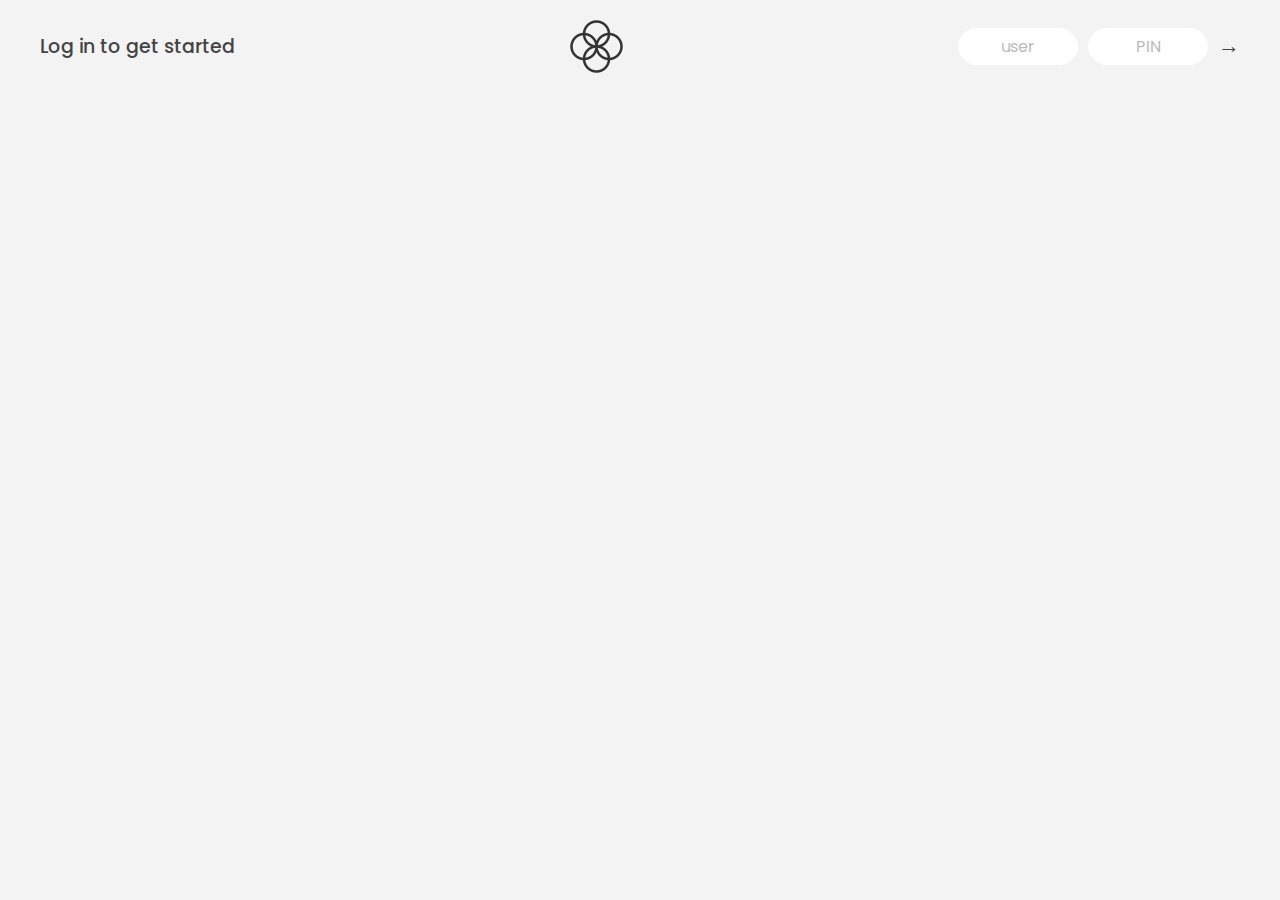
<file: 2.bankist_app/index.html>
<!DOCTYPE html>
<html lang="en">
  <head>
    <meta charset="UTF-8" />
    <meta name="viewport" content="width=device-width, initial-scale=1.0" />
    <meta http-equiv="X-UA-Compatible" content="ie=edge" />
    <link rel="shortcut icon" type="image/png" href="assets/img/icon.png" />

    <link
      href="https://fonts.googleapis.com/css?family=Poppins:400,500,600&display=swap"
      rel="stylesheet"
    />

    <link rel="stylesheet" href="assets/css/style.css" />
    <title>Bankist</title>
  </head>
  <body>
    <!-- TOP NAVIGATION -->
    <nav>
      <p class="welcome">Log in to get started</p>
      <img src="assets/img/logo.png" alt="Logo" class="logo" />
      <form class="login">
        <input
          type="text"
          placeholder="user"
          class="login__input login__input--user"
        />
        <!-- In practice, use type="password" -->
        <input
          type="text"
          placeholder="PIN"
          maxlength="4"
          class="login__input login__input--pin"
        />
        <button class="login__btn">&rarr;</button>
      </form>
    </nav>

    <main class="app">
      <!-- BALANCE -->
      <div class="balance">
        <div>
          <p class="balance__label">Current balance</p>
          <p class="balance__date">
            As of <span class="date">05/03/2037</span>
          </p>
        </div>
        <p class="balance__value">0000€</p>
      </div>

      <!-- MOVEMENTS -->
      <div class="movements">
        <div class="movements__row">
          <div class="movements__type movements__type--deposit">2 deposit</div>
          <div class="movements__date">3 days ago</div>
          <div class="movements__value">4 000€</div>
        </div>
        <div class="movements__row">
          <div class="movements__type movements__type--withdrawal">
            1 withdrawal
          </div>
          <div class="movements__date">24/01/2037</div>
          <div class="movements__value">-378€</div>
        </div>
      </div>

      <!-- SUMMARY -->
      <div class="summary">
        <p class="summary__label">In</p>
        <p class="summary__value summary__value--in">0000€</p>
        <p class="summary__label">Out</p>
        <p class="summary__value summary__value--out">0000€</p>
        <p class="summary__label">Interest</p>
        <p class="summary__value summary__value--interest">0000€</p>
        <button class="btn--sort">&downarrow; SORT</button>
      </div>

      <!-- OPERATION: TRANSFERS -->
      <div class="operation operation--transfer">
        <h2>Transfer money</h2>
        <form class="form form--transfer">
          <input type="text" class="form__input form__input--to" />
          <input type="number" class="form__input form__input--amount" />
          <button class="form__btn form__btn--transfer">&rarr;</button>
          <label class="form__label">Transfer to</label>
          <label class="form__label">Amount</label>
        </form>
      </div>

      <!-- OPERATION: LOAN -->
      <div class="operation operation--loan">
        <h2>Request loan</h2>
        <form class="form form--loan">
          <input type="number" class="form__input form__input--loan-amount" />
          <button class="form__btn form__btn--loan">&rarr;</button>
          <label class="form__label form__label--loan">Amount</label>
        </form>
      </div>

      <!-- OPERATION: CLOSE -->
      <div class="operation operation--close">
        <h2>Close account</h2>
        <form class="form form--close">
          <input type="text" class="form__input form__input--user" />
          <input
            type="password"
            maxlength="6"
            class="form__input form__input--pin"
          />
          <button class="form__btn form__btn--close">&rarr;</button>
          <label class="form__label">Confirm user</label>
          <label class="form__label">Confirm PIN</label>
        </form>
      </div>

      <!-- LOGOUT TIMER -->
      <p class="logout-timer">
        You will be logged out in <span class="timer">05:00</span>
      </p>
    </main>

    <!-- <footer>
      &copy; by Jonas Schmedtmann. Don't claim as your own :)
    </footer> -->

    <script src="assets/js/script.js"></script>
  </body>
</html>
</file>
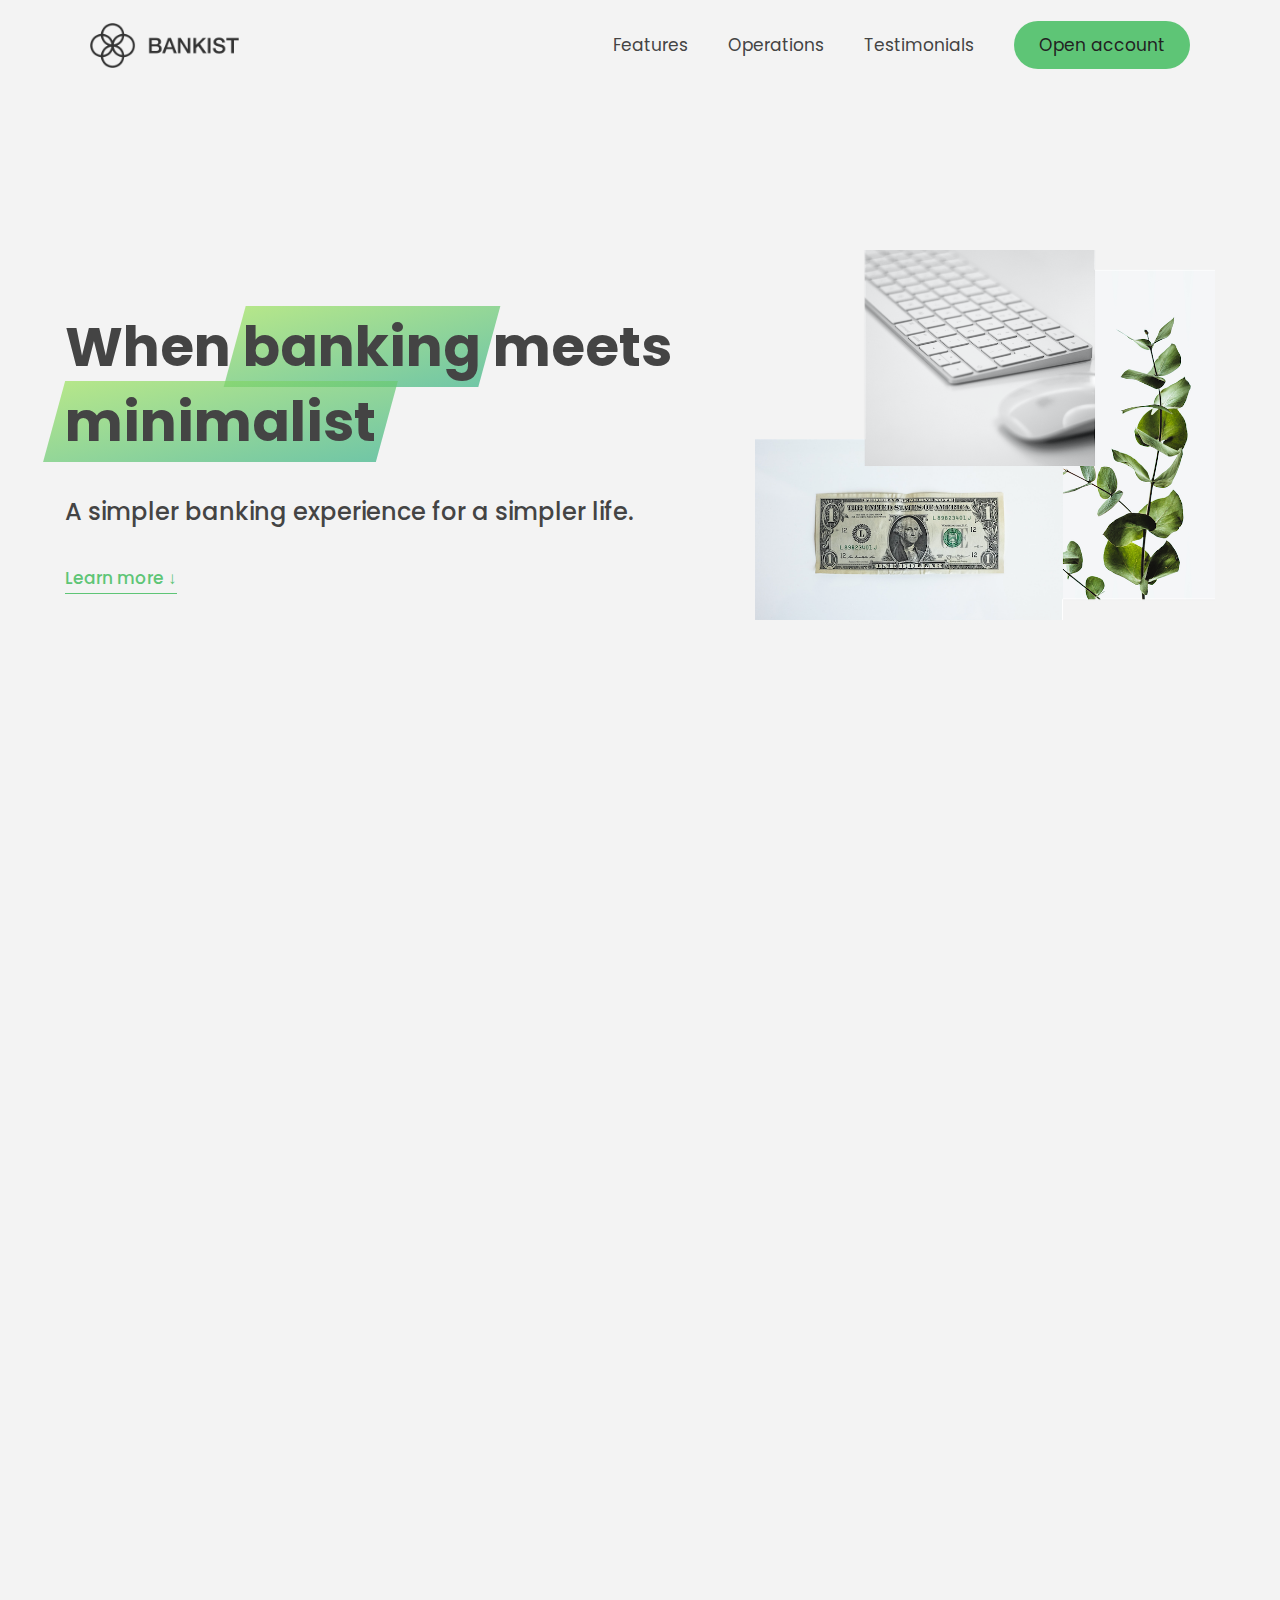
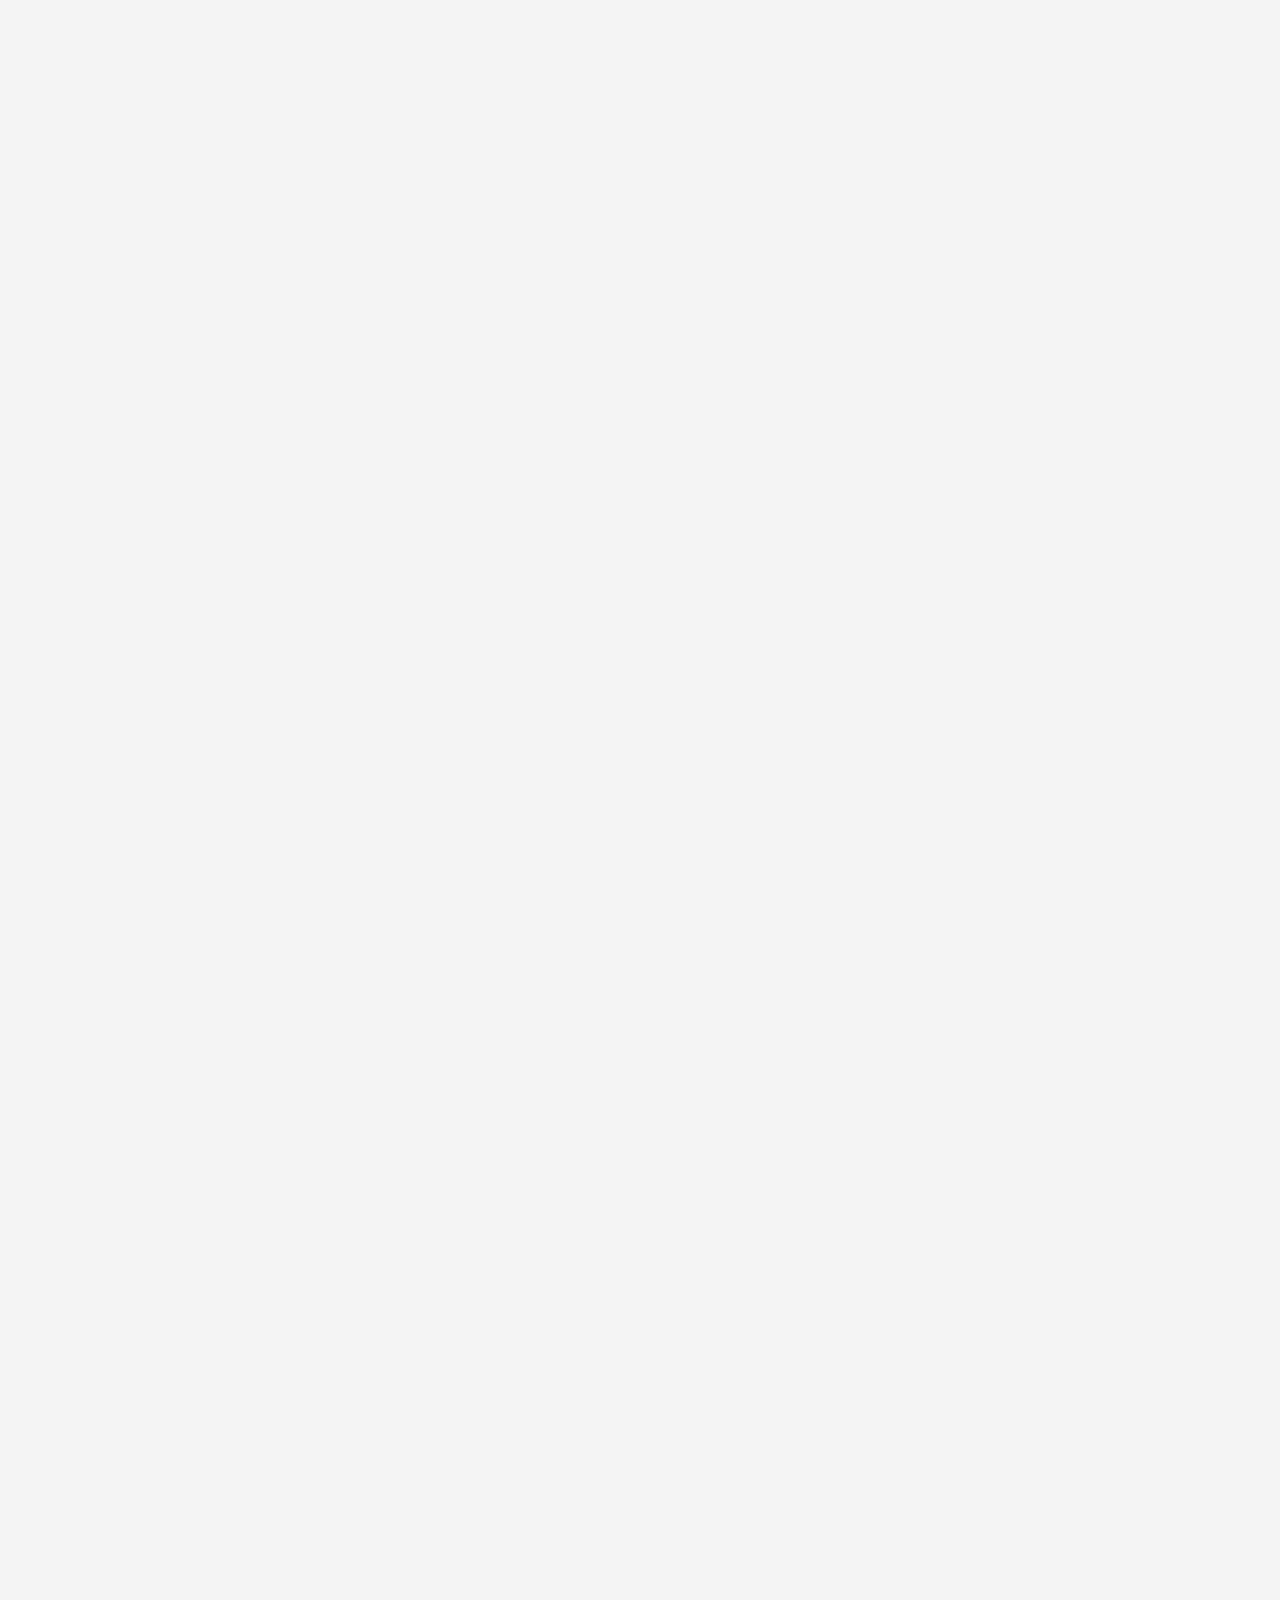
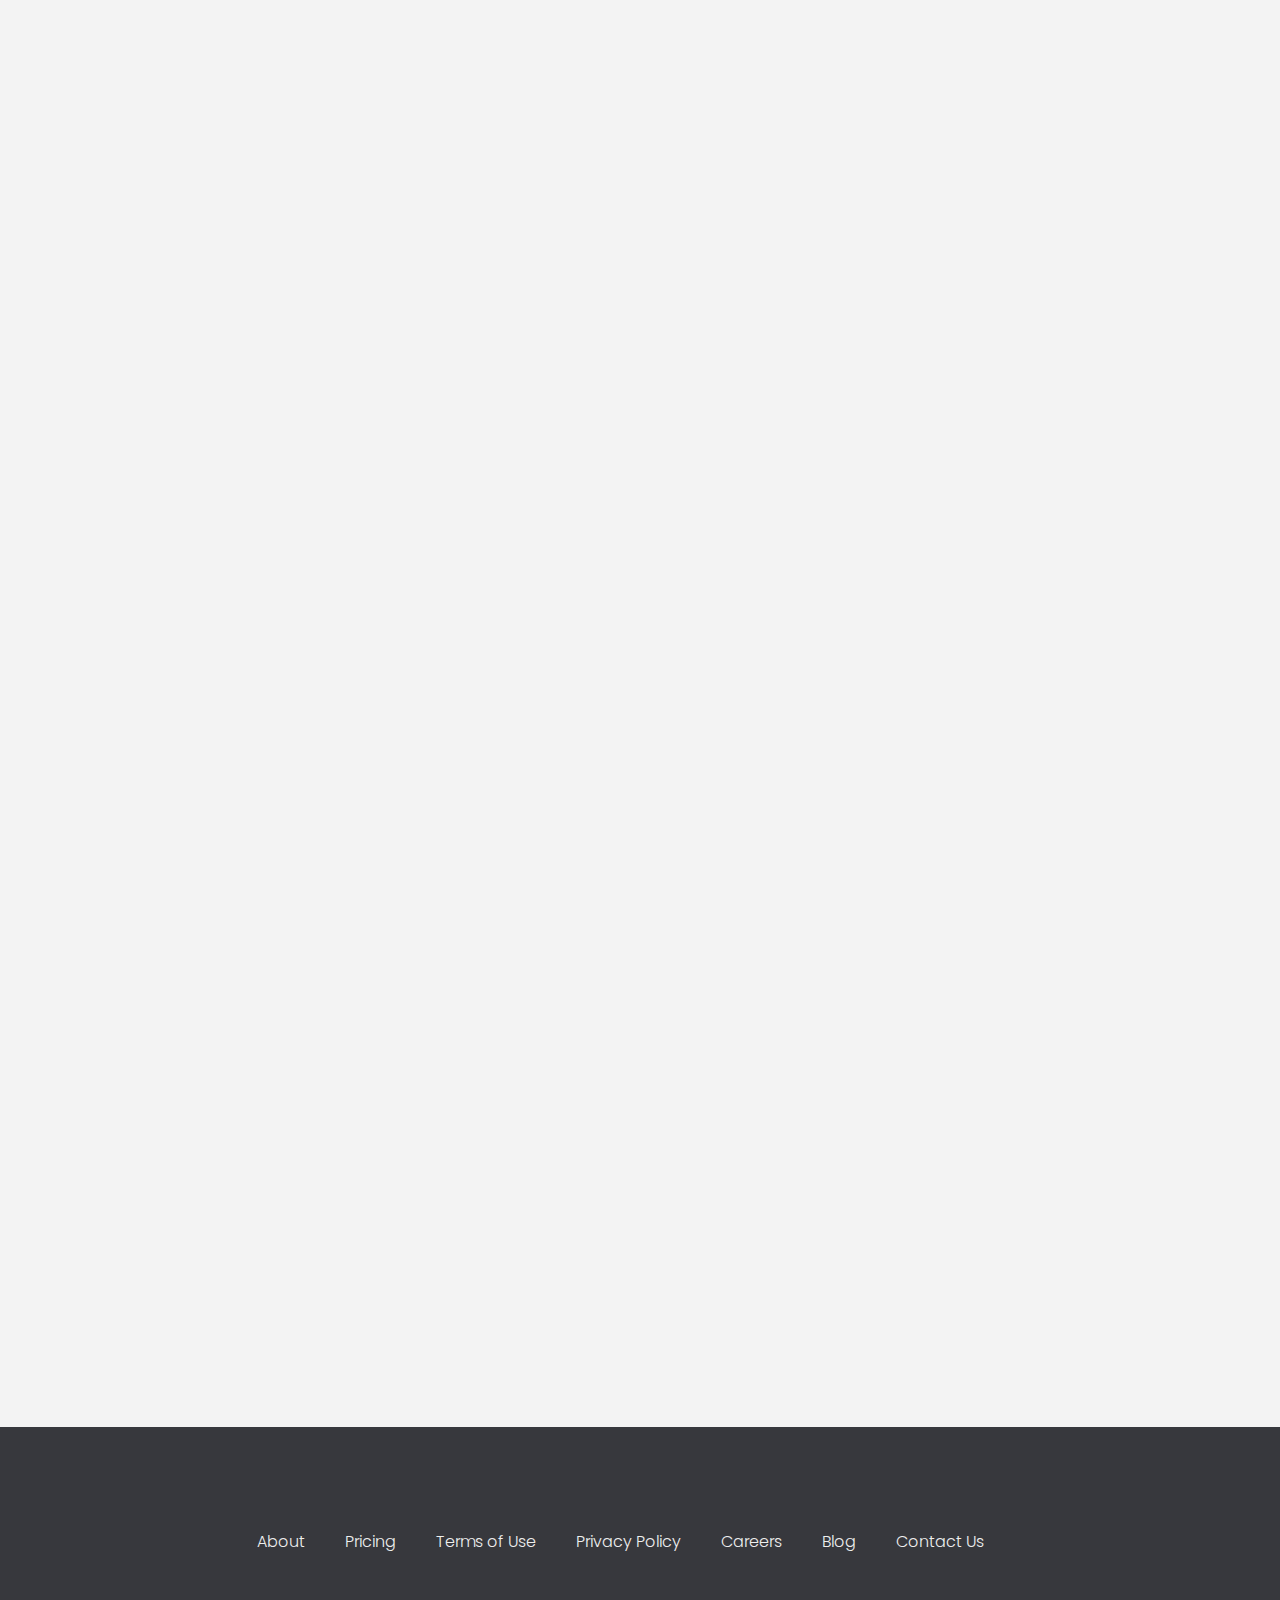
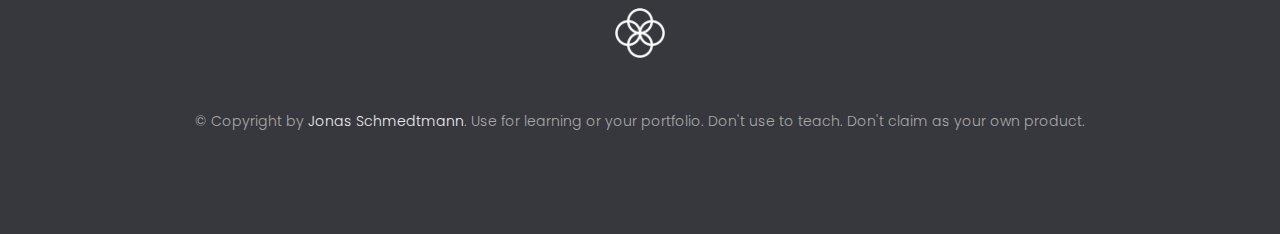
<file: 3.bankist_website/index.html>
<!DOCTYPE html>
<html lang="en">
  <head>
    <meta charset="UTF-8" />
    <meta name="viewport" content="width=device-width, initial-scale=1.0" />
    <meta http-equiv="X-UA-Compatible" content="ie=edge" />
    <link rel="shortcut icon" type="image/png" href="assets/img/icon.png" />

    <link
      href="https://fonts.googleapis.com/css?family=Poppins:300,400,500,600&display=swap"
      rel="stylesheet"
    />
    <link rel="stylesheet" href="assets/css/style.css" />
    <title>Bankist | When Banking meets Minimalist</title>
    <script defer src="assets/js/script.js"></script>
  </head>
  <body>
    <header class="header">
      <nav class="nav">
        <img
          src="assets/img/logo.png"
          alt="Bankist logo"
          class="nav__logo"
          id="logo"
        />
        <ul class="nav__links">
          <li class="nav__item">
            <a class="nav__link" href="#section--1">Features</a>
          </li>
          <li class="nav__item">
            <a class="nav__link" href="#section--2">Operations</a>
          </li>
          <li class="nav__item">
            <a class="nav__link" href="#section--3">Testimonials</a>
          </li>
          <li class="nav__item">
            <a class="nav__link nav__link--btn btn--show-modal" href="#"
              >Open account</a
            >
          </li>
        </ul>
      </nav>

      <div class="header__title">
        <h1>
          When
          <!-- Green highlight effect -->
          <span class="highlight">banking</span>
          meets<br />
          <span class="highlight">minimalist</span>
        </h1>
        <h4>A simpler banking experience for a simpler life.</h4>
        <button class="btn--text btn--scroll-to">Learn more &DownArrow;</button>
        <img
          src="assets/img/hero.png"
          class="header__img"
          alt="Minimalist bank items"
        />
      </div>
    </header>

    <section class="section" id="section--1">
      <div class="section__title">
        <h2 class="section__description">Features</h2>
        <h3 class="section__header">
          Everything you need in a modern bank and more.
        </h3>
      </div>

      <div class="features">
        <img
          src="assets/img/digital-lazy.jpg"
          data-src="assets/img/digital.jpg"
          alt="Computer"
          class="features__img lazy-img"
        />
        <div class="features__feature">
          <div class="features__icon">
            <svg>
              <use xlink:href="assets/img/icons.svg#icon-monitor"></use>
            </svg>
          </div>
          <h5 class="features__header">100% digital bank</h5>
          <p>
            Lorem ipsum dolor sit amet consectetur adipisicing elit. Unde alias
            sint quos? Accusantium a fugiat porro reiciendis saepe quibusdam
            debitis ducimus.
          </p>
        </div>

        <div class="features__feature">
          <div class="features__icon">
            <svg>
              <use xlink:href="assets/img/icons.svg#icon-trending-up"></use>
            </svg>
          </div>
          <h5 class="features__header">Watch your money grow</h5>
          <p>
            Nesciunt quos autem dolorum voluptates cum dolores dicta fuga
            inventore ab? Nulla incidunt eius numquam sequi iste pariatur
            quibusdam!
          </p>
        </div>
        <img
          src="assets/img/grow-lazy.jpg"
          data-src="assets/img/grow.jpg"
          alt="Plant"
          class="features__img lazy-img"
        />

        <img
          src="assets/img/card-lazy.jpg"
          data-src="assets/img/card.jpg"
          alt="Credit card"
          class="features__img lazy-img"
        />
        <div class="features__feature">
          <div class="features__icon">
            <svg>
              <use xlink:href="assets/img/icons.svg#icon-credit-card"></use>
            </svg>
          </div>
          <h5 class="features__header">Free debit card included</h5>
          <p>
            Quasi, fugit in cumque cupiditate reprehenderit debitis animi enim
            eveniet consequatur odit quam quos possimus assumenda dicta fuga
            inventore ab.
          </p>
        </div>
      </div>
    </section>

    <section class="section" id="section--2">
      <div class="section__title">
        <h2 class="section__description">Operations</h2>
        <h3 class="section__header">
          Everything as simple as possible, but no simpler.
        </h3>
      </div>

      <div class="operations">
        <div class="operations__tab-container">
          <button
            class="btn operations__tab operations__tab--1 operations__tab--active"
            data-tab="1"
          >
            <span>01</span>Instant Transfers
          </button>
          <button class="btn operations__tab operations__tab--2" data-tab="2">
            <span>02</span>Instant Loans
          </button>
          <button class="btn operations__tab operations__tab--3" data-tab="3">
            <span>03</span>Instant Closing
          </button>
        </div>
        <div
          class="operations__content operations__content--1 operations__content--active"
        >
          <div class="operations__icon operations__icon--1">
            <svg>
              <use xlink:href="assets/img/icons.svg#icon-upload"></use>
            </svg>
          </div>
          <h5 class="operations__header">
            Tranfser money to anyone, instantly! No fees, no BS.
          </h5>
          <p>
            Waiting to transfer money sucks! And we agree that's why we offer no
            fees no BS transfers, you want money sent to a friends account? It's
            done! Pay a bill? It's done!
          </p>
        </div>

        <div class="operations__content operations__content--2">
          <div class="operations__icon operations__icon--2">
            <svg>
              <use xlink:href="assets/img/icons.svg#icon-home"></use>
            </svg>
          </div>
          <h5 class="operations__header">
            Buy a home or make your dreams come true, with instant loans.
          </h5>
          <p>
            Say goodbye to stress hello happiness. With simple to access
            mortgages or loans and a dedicated team to guide you through we
            really make your dreams a reality!
          </p>
        </div>
        <div class="operations__content operations__content--3">
          <div class="operations__icon operations__icon--3">
            <svg>
              <use xlink:href="assets/img/icons.svg#icon-user-x"></use>
            </svg>
          </div>
          <h5 class="operations__header">
            No longer need your account? No problem! Close it instantly.
          </h5>
          <p>
            It really is that simple! Just provide your account details and hit
            delete and it's gone! We're sorry to see you go and hope you decide
            to come back soon!
          </p>
        </div>
      </div>
    </section>

    <section class="section" id="section--3">
      <div class="section__title section__title--testimonials">
        <h2 class="section__description">Not sure yet?</h2>
        <h3 class="section__header">
          Millions of Bankists are already making their lifes simpler.
        </h3>
      </div>

      <div class="slider">
        <div class="slide slide--1">
          <div class="testimonial">
            <h5 class="testimonial__header">Best financial decision ever!</h5>
            <blockquote class="testimonial__text">
              Lorem ipsum dolor sit, amet consectetur adipisicing elit.
              Accusantium quas quisquam non? Quas voluptate nulla minima
              deleniti optio ullam nesciunt, numquam corporis et asperiores
              laboriosam sunt, praesentium suscipit blanditiis. Necessitatibus
              id alias reiciendis, perferendis facere pariatur dolore veniam
              autem esse non voluptatem saepe provident nihil molestiae.
            </blockquote>
            <address class="testimonial__author">
              <img
                src="assets/img/user-1.jpg"
                alt=""
                class="testimonial__photo"
              />
              <h6 class="testimonial__name">Aarav Lynn</h6>
              <p class="testimonial__location">San Francisco, USA</p>
            </address>
          </div>
        </div>

        <div class="slide slide--2">
          <div class="testimonial">
            <h5 class="testimonial__header">
              The last step to becoming a complete minimalist
            </h5>
            <blockquote class="testimonial__text">
              Quisquam itaque deserunt ullam, quia ea repellendus provident,
              ducimus neque ipsam modi voluptatibus doloremque, corrupti
              laborum. Incidunt numquam perferendis veritatis neque repellendus.
              Lorem, ipsum dolor sit amet consectetur adipisicing elit. Illo
              deserunt exercitationem deleniti.
            </blockquote>
            <address class="testimonial__author">
              <img
                src="assets/img/user-2.jpg"
                alt=""
                class="testimonial__photo"
              />
              <h6 class="testimonial__name">Miyah Miles</h6>
              <p class="testimonial__location">London, UK</p>
            </address>
          </div>
        </div>

        <div class="slide slide--3">
          <div class="testimonial">
            <h5 class="testimonial__header">
              Finally free from old-school banks
            </h5>
            <blockquote class="testimonial__text">
              Debitis, nihil sit minus suscipit magni aperiam vel tenetur
              incidunt commodi architecto numquam omnis nulla autem,
              necessitatibus blanditiis modi similique quidem. Odio aliquam
              culpa dicta beatae quod maiores ipsa minus consequatur error sunt,
              deleniti saepe aliquid quos inventore sequi. Necessitatibus id
              alias reiciendis, perferendis facere.
            </blockquote>
            <address class="testimonial__author">
              <img
                src="assets/img/user-3.jpg"
                alt=""
                class="testimonial__photo"
              />
              <h6 class="testimonial__name">Francisco Gomes</h6>
              <p class="testimonial__location">Lisbon, Portugal</p>
            </address>
          </div>
        </div>

        <!-- <div class="slide"><img src="assets/img/img-1.jpg" alt="Photo 1" /></div>
        <div class="slide"><img src="assets/img/img-2.jpg" alt="Photo 2" /></div>
        <div class="slide"><img src="assets/img/img-3.jpg" alt="Photo 3" /></div>
        <div class="slide"><img src="assets/img/img-4.jpg" alt="Photo 4" /></div> -->
        <button class="slider__btn slider__btn--left">&larr;</button>
        <button class="slider__btn slider__btn--right">&rarr;</button>
        <div class="dots"></div>
      </div>
    </section>

    <section class="section section--sign-up">
      <div class="section__title">
        <h3 class="section__header">
          The best day to join Bankist was one year ago. The second best is
          today!
        </h3>
      </div>
      <button class="btn btn--show-modal">Open your free account today!</button>
    </section>

    <footer class="footer">
      <ul class="footer__nav">
        <li class="footer__item">
          <a class="footer__link" href="#">About</a>
        </li>
        <li class="footer__item">
          <a class="footer__link" href="#">Pricing</a>
        </li>
        <li class="footer__item">
          <a class="footer__link" href="#">Terms of Use</a>
        </li>
        <li class="footer__item">
          <a class="footer__link" href="#">Privacy Policy</a>
        </li>
        <li class="footer__item">
          <a class="footer__link" href="#">Careers</a>
        </li>
        <li class="footer__item">
          <a class="footer__link" href="#">Blog</a>
        </li>
        <li class="footer__item">
          <a class="footer__link" href="#">Contact Us</a>
        </li>
      </ul>
      <img src="assets/img/icon.png" alt="Logo" class="footer__logo" />
      <p class="footer__copyright">
        &copy; Copyright by
        <a
          class="footer__link twitter-link"
          target="_blank"
          href="https://twitter.com/jonasschmedtman"
          >Jonas Schmedtmann</a
        >. Use for learning or your portfolio. Don't use to teach. Don't claim
        as your own product.
      </p>
    </footer>

    <div class="modal hidden">
      <button class="btn--close-modal">&times;</button>
      <h2 class="modal__header">
        Open your bank account <br />
        in just <span class="highlight">5 minutes</span>
      </h2>
      <form class="modal__form">
        <label>First Name</label>
        <input type="text" />
        <label>Last Name</label>
        <input type="text" />
        <label>Email Address</label>
        <input type="email" />
        <button class="btn">Next step &rarr;</button>
      </form>
    </div>
    <div class="overlay hidden"></div>
  </body>
</html>
</file>
<file: 2.bankist_app/assets/css/style.css>
* {
  margin: 0;
  padding: 0;
  /* inherits properties from parent */
  box-sizing: inherit;
}

html {
  font-size: 62.5%;
  /* tells browser to account for borders and padding */
  box-sizing: border-box;
}

body {
  font-family: "Poppins", sans-serif;
  color: #444;
  background-color: #f3f3f3;
  height: 100vh;
  padding: 2rem;
}

nav {
  display: flex;
  /* evenly distributes items in a flex display */
  justify-content: space-between;
  align-items: center;
  padding: 0 2rem;
}

.welcome {
  font-size: 1.9rem;
  font-weight: 500;
}

.logo {
  height: 5.25rem;
}

.login {
  display: flex;
}

.login__input {
  border: none;
  padding: 0.5rem 2rem;
  font-size: 1.6rem;
  font-family: inherit;
  text-align: center;
  width: 12rem;
  border-radius: 10rem;
  margin-right: 1rem;
  color: inherit;
  border: 1px solid #fff;
  transition: all 0.3s;
}

.login__input:focus {
  outline: none;
  border: 1px solid #ccc;
}

.login__input::placeholder {
  color: #bbb;
}

.login__btn {
  border: none;
  background: none;
  font-size: 2.2rem;
  color: inherit;
  cursor: pointer;
  transition: all 0.3s;
}

/* focused is when element selected aka cursor in box */
.login__btn:hover,
.login__btn:focus,
.btn--sort:hover,
.btn--sort:focus {
  outline: none;
  color: #777;
}

/* MAIN */
.app {
  position: relative;
  max-width: 100rem;
  margin: 4rem auto;
  display: grid;
  /* sets grid sizes*/
  grid-template-columns: 4fr 3fr;
  /*sets row amount, repeats */
  grid-template-rows: auto repeat(3, 15rem) auto;
  gap: 2rem;

  /* NOTE This creates the fade in/out anumation */
  opacity: 0;
  transition: all 1s;
}

.balance {
  grid-column: 1 / span 2;
  display: flex;
  align-items: flex-end;
  justify-content: space-between;
  margin-bottom: 2rem;
}

.balance__label {
  font-size: 2.2rem;
  font-weight: 500;
  margin-bottom: -0.2rem;
}

.balance__date {
  font-size: 1.4rem;
  color: #888;
}

.balance__value {
  font-size: 4.5rem;
  font-weight: 400;
}

/* MOVEMENTS */
.movements {
  grid-row: 2 / span 3;
  background-color: #fff;
  border-radius: 1rem;
  /* add scroll bar for overflow content */
  overflow: scroll;
}

.movements__row {
  padding: 2.25rem 4rem;
  display: flex;
  align-items: center;
  border-bottom: 1px solid #eee;
}

.movements__type {
  font-size: 1.1rem;
  text-transform: uppercase;
  font-weight: 500;
  color: #fff;
  padding: 0.1rem 1rem;
  border-radius: 10rem;
  margin-right: 2rem;
}

.movements__date {
  font-size: 1.1rem;
  /* transforms text to uppercase */
  text-transform: uppercase;
  font-weight: 500;
  color: #666;
}

.movements__type--deposit {
  background-image: linear-gradient(to top left, #39b385, #9be15d);
}

.movements__type--withdrawal {
  background-image: linear-gradient(to top left, #e52a5a, #ff585f);
}

.movements__value {
  font-size: 1.7rem;
  margin-left: auto;
}

/* SUMMARY */
.summary {
  grid-row: 5 / 6;
  display: flex;
  /* aligns all baseline cells in the row */
  align-items: baseline;
  padding: 0 0.3rem;
  margin-top: 1rem;
}

.summary__label {
  font-size: 1.2rem;
  font-weight: 500;
  text-transform: uppercase;
  margin-right: 0.8rem;
}

.summary__value {
  font-size: 2.2rem;
  margin-right: 2.5rem;
}

.summary__value--in,
.summary__value--interest {
  color: #66c873;
}

.summary__value--out {
  color: #f5465d;
}

.btn--sort {
  margin-left: auto;
  border: none;
  background: none;
  font-size: 1.3rem;
  font-weight: 500;
  cursor: pointer;
}

/* OPERATIONS */
.operation {
  border-radius: 1rem;
  padding: 3rem 4rem;
  color: #333;
}

.operation--transfer {
  background-image: linear-gradient(to top left, #ffb003, #ffcb03);
}

.operation--loan {
  background-image: linear-gradient(to top left, #39b385, #9be15d);
}

.operation--close {
  background-image: linear-gradient(to top left, #e52a5a, #ff585f);
}

h2 {
  margin-bottom: 1.5rem;
  font-size: 1.7rem;
  font-weight: 600;
  color: #333;
}

.form {
  display: grid;
  grid-template-columns: 2.5fr 2.5fr 1fr;
  grid-template-rows: auto auto;
  gap: 0.4rem 1rem;
}

/* Exceptions for interst */
.form.form--loan {
  grid-template-columns: 2.5fr 1fr 2.5fr;
}
.form__label--loan {
  grid-row: 2;
}
/* End exceptions */

.form__input {
  width: 100%;
  border: none;
  background-color: rgba(255, 255, 255, 0.4);
  font-family: inherit;
  font-size: 1.5rem;
  text-align: center;
  color: #333;
  padding: 0.3rem 1rem;
  border-radius: 0.7rem;
  transition: all 0.3s;
}

.form__input:focus {
  outline: none;
  background-color: rgba(255, 255, 255, 0.6);
}

.form__label {
  font-size: 1.3rem;
  text-align: center;
}

.form__btn {
  border: none;
  border-radius: 0.7rem;
  font-size: 1.8rem;
  background-color: #fff;
  cursor: pointer;
  transition: all 0.3s;
}

.form__btn:focus {
  outline: none;
  background-color: rgba(255, 255, 255, 0.8);
}

.logout-timer {
  padding: 0 0.3rem;
  margin-top: 1.9rem;
  text-align: right;
  font-size: 1.25rem;
}

.timer {
  font-weight: 600;
}
</file>
<file: 3.bankist_website/assets/css/style.css>
/* The page is NOT responsive. You can implement responsiveness yourself if you wanna have some fun 😃 */

:root {
  --color-primary: #5ec576;
  --color-secondary: #ffcb03;
  --color-tertiary: #ff585f;
  --color-primary-darker: #4bbb7d;
  --color-secondary-darker: #ffbb00;
  --color-tertiary-darker: #fd424b;
  --color-primary-opacity: #5ec5763a;
  --color-secondary-opacity: #ffcd0331;
  --color-tertiary-opacity: #ff58602d;
  --gradient-primary: linear-gradient(to top left, #39b385, #9be15d);
  --gradient-secondary: linear-gradient(to top left, #ffb003, #ffcb03);
}

* {
  margin: 0;
  padding: 0;
  box-sizing: inherit;
}

html {
  font-size: 62.5%;
  box-sizing: border-box;
  /* scroll-behavior: smooth; */
}

body {
  font-family: 'Poppins', sans-serif;
  font-weight: 300;
  color: #444;
  line-height: 1.9;
  background-color: #f3f3f3;
}

/* GENERAL ELEMENTS */
.section {
  padding: 15rem 3rem;
  border-top: 1px solid #ddd;

  transition: transform 1s, opacity 1s;
}

.section--hidden {
  opacity: 0;
  transform: translateY(8rem);
}

.section__title {
  max-width: 80rem;
  margin: 0 auto 8rem auto;
}

.section__description {
  font-size: 1.8rem;
  font-weight: 600;
  text-transform: uppercase;
  color: var(--color-primary);
  margin-bottom: 1rem;
}

.section__header {
  font-size: 4rem;
  line-height: 1.3;
  font-weight: 500;
}

.btn {
  display: inline-block;
  background-color: var(--color-primary);
  font-size: 1.6rem;
  font-family: inherit;
  font-weight: 500;
  border: none;
  padding: 1.25rem 4.5rem;
  border-radius: 10rem;
  cursor: pointer;
  transition: all 0.3s;
}

.btn:hover {
  background-color: var(--color-primary-darker);
}

.btn--text {
  display: inline-block;
  background: none;
  font-size: 1.7rem;
  font-family: inherit;
  font-weight: 500;
  color: var(--color-primary);
  border: none;
  border-bottom: 1px solid currentColor;
  padding-bottom: 2px;
  cursor: pointer;
  transition: all 0.3s;
}

p {
  color: #666;
}

/* This is BAD for accessibility! Don't do in the real world! */
button:focus {
  outline: none;
}

img {
  transition: filter 0.5s;
}

.lazy-img {
  filter: blur(20px);
}

/* NAVIGATION */
.nav {
  display: flex;
  justify-content: space-between;
  align-items: center;
  height: 9rem;
  width: 100%;
  padding: 0 6rem;
  z-index: 100;
}

/* nav and stickly class at the same time */
.nav.sticky {
  position: fixed;
  background-color: rgba(255, 255, 255, 0.95);
}

.nav__logo {
  height: 4.5rem;
  transition: all 0.3s;
}

.nav__links {
  display: flex;
  align-items: center;
  list-style: none;
}

.nav__item {
  margin-left: 4rem;
}

.nav__link:link,
.nav__link:visited {
  font-size: 1.7rem;
  font-weight: 400;
  color: inherit;
  text-decoration: none;
  display: block;
  transition: all 0.3s;
}

.nav__link--btn:link,
.nav__link--btn:visited {
  padding: 0.8rem 2.5rem;
  border-radius: 3rem;
  background-color: var(--color-primary);
  color: #222;
}

.nav__link--btn:hover,
.nav__link--btn:active {
  color: inherit;
  background-color: var(--color-primary-darker);
  color: #333;
}

/* HEADER */
.header {
  padding: 0 3rem;
  height: 100vh;
  display: flex;
  flex-direction: column;
  align-items: center;
}

.header__title {
  flex: 1;

  max-width: 115rem;
  display: grid;
  grid-template-columns: 3fr 2fr;
  row-gap: 3rem;
  align-content: center;
  justify-content: center;

  align-items: start;
  justify-items: start;
}

h1 {
  font-size: 5.5rem;
  line-height: 1.35;
}

h4 {
  font-size: 2.4rem;
  font-weight: 500;
}

.header__img {
  width: 100%;
  grid-column: 2 / 3;
  grid-row: 1 / span 4;
  transform: translateY(-6rem);
}

.highlight {
  position: relative;
}

.highlight::after {
  display: block;
  content: '';
  position: absolute;
  bottom: 0;
  left: 0;
  height: 100%;
  width: 100%;
  z-index: -1;
  opacity: 0.7;
  transform: scale(1.07, 1.05) skewX(-15deg);
  background-image: var(--gradient-primary);
}

/* FEATURES */
.features {
  display: grid;
  grid-template-columns: 1fr 1fr;
  gap: 4rem;
  margin: 0 12rem;
}

.features__img {
  width: 100%;
}

.features__feature {
  align-self: center;
  justify-self: center;
  width: 70%;
  font-size: 1.5rem;
}

.features__icon {
  display: flex;
  align-items: center;
  justify-content: center;
  background-color: var(--color-primary-opacity);
  height: 5.5rem;
  width: 5.5rem;
  border-radius: 50%;
  margin-bottom: 2rem;
}

.features__icon svg {
  height: 2.5rem;
  width: 2.5rem;
  fill: var(--color-primary);
}

.features__header {
  font-size: 2rem;
  margin-bottom: 1rem;
}

/* OPERATIONS */
.operations {
  max-width: 100rem;
  margin: 12rem auto 0 auto;

  background-color: #fff;
}

.operations__tab-container {
  display: flex;
  justify-content: center;
}

.operations__tab {
  margin-right: 2.5rem;
  transform: translateY(-50%);
}

.operations__tab span {
  margin-right: 1rem;
  font-weight: 600;
  display: inline-block;
}

.operations__tab--1 {
  background-color: var(--color-secondary);
}

.operations__tab--1:hover {
  background-color: var(--color-secondary-darker);
}

.operations__tab--3 {
  background-color: var(--color-tertiary);
  margin: 0;
}

.operations__tab--3:hover {
  background-color: var(--color-tertiary-darker);
}

.operations__tab--active {
  transform: translateY(-66%);
}

.operations__content {
  display: none;

  /* JUST PRESENTATIONAL */
  font-size: 1.7rem;
  padding: 2.5rem 7rem 6.5rem 7rem;
}

.operations__content--active {
  display: grid;
  grid-template-columns: 7rem 1fr;
  column-gap: 3rem;
  row-gap: 0.5rem;
}

.operations__header {
  font-size: 2.25rem;
  font-weight: 500;
  align-self: center;
}

.operations__icon {
  display: flex;
  align-items: center;
  justify-content: center;
  height: 7rem;
  width: 7rem;
  border-radius: 50%;
}

.operations__icon svg {
  height: 2.75rem;
  width: 2.75rem;
}

.operations__content p {
  grid-column: 2;
}

.operations__icon--1 {
  background-color: var(--color-secondary-opacity);
}
.operations__icon--2 {
  background-color: var(--color-primary-opacity);
}
.operations__icon--3 {
  background-color: var(--color-tertiary-opacity);
}
.operations__icon--1 svg {
  fill: var(--color-secondary-darker);
}
.operations__icon--2 svg {
  fill: var(--color-primary);
}
.operations__icon--3 svg {
  fill: var(--color-tertiary);
}

/* SLIDER */
.slider {
  max-width: 100rem;
  height: 50rem;
  margin: 0 auto;
  position: relative;

  /* IN THE END */
  overflow: hidden;
}

.slide {
  position: absolute;
  top: 0;
  width: 100%;
  height: 50rem;

  display: flex;
  align-items: center;
  justify-content: center;

  /* THIS creates the animation! */
  transition: transform 1s;
}

.slide > img {
  /* Only for images that have different size than slide */
  width: 100%;
  height: 100%;
  object-fit: cover;
}

.slider__btn {
  position: absolute;
  top: 50%;
  z-index: 10;

  border: none;
  background: rgba(255, 255, 255, 0.7);
  font-family: inherit;
  color: #333;
  border-radius: 50%;
  height: 5.5rem;
  width: 5.5rem;
  font-size: 3.25rem;
  cursor: pointer;
}

.slider__btn--left {
  left: 6%;
  transform: translate(-50%, -50%);
}

.slider__btn--right {
  right: 6%;
  transform: translate(50%, -50%);
}

.dots {
  position: absolute;
  bottom: 5%;
  left: 50%;
  transform: translateX(-50%);
  display: flex;
}

.dots__dot {
  border: none;
  background-color: #b9b9b9;
  opacity: 0.7;
  height: 1rem;
  width: 1rem;
  border-radius: 50%;
  margin-right: 1.75rem;
  cursor: pointer;
  transition: all 0.5s;

  /* Only necessary when overlying images */
  /* box-shadow: 0 0.6rem 1.5rem rgba(0, 0, 0, 0.7); */
}

.dots__dot:last-child {
  margin: 0;
}

.dots__dot--active {
  /* background-color: #fff; */
  background-color: #888;
  opacity: 1;
}

/* TESTIMONIALS */
.testimonial {
  width: 65%;
  position: relative;
}

.testimonial::before {
  content: '\201C';
  position: absolute;
  top: -5.7rem;
  left: -6.8rem;
  line-height: 1;
  font-size: 20rem;
  font-family: inherit;
  color: var(--color-primary);
  z-index: -1;
}

.testimonial__header {
  font-size: 2.25rem;
  font-weight: 500;
  margin-bottom: 1.5rem;
}

.testimonial__text {
  font-size: 1.7rem;
  margin-bottom: 3.5rem;
  color: #666;
}

.testimonial__author {
  margin-left: 3rem;
  font-style: normal;

  display: grid;
  grid-template-columns: 6.5rem 1fr;
  column-gap: 2rem;
}

.testimonial__photo {
  grid-row: 1 / span 2;
  width: 6.5rem;
  border-radius: 50%;
}

.testimonial__name {
  font-size: 1.7rem;
  font-weight: 500;
  align-self: end;
  margin: 0;
}

.testimonial__location {
  font-size: 1.5rem;
}

.section__title--testimonials {
  margin-bottom: 4rem;
}

/* SIGNUP */
.section--sign-up {
  background-color: #37383d;
  border-top: none;
  border-bottom: 1px solid #444;
  text-align: center;
  padding: 10rem 3rem;
}

.section--sign-up .section__header {
  color: #fff;
  text-align: center;
}

.section--sign-up .section__title {
  margin-bottom: 6rem;
}

.section--sign-up .btn {
  font-size: 1.9rem;
  padding: 2rem 5rem;
}

/* FOOTER */
.footer {
  padding: 10rem 3rem;
  background-color: #37383d;
}

.footer__nav {
  list-style: none;
  display: flex;
  justify-content: center;
  margin-bottom: 5rem;
}

.footer__item {
  margin-right: 4rem;
}

.footer__link {
  font-size: 1.6rem;
  color: #eee;
  text-decoration: none;
}

.footer__logo {
  height: 5rem;
  display: block;
  margin: 0 auto;
  margin-bottom: 5rem;
}

.footer__copyright {
  font-size: 1.4rem;
  color: #aaa;
  text-align: center;
}

.footer__copyright .footer__link {
  font-size: 1.4rem;
}

/* MODAL WINDOW */
.modal {
  position: fixed;
  top: 50%;
  left: 50%;
  transform: translate(-50%, -50%);
  max-width: 60rem;
  background-color: #f3f3f3;
  padding: 5rem 6rem;
  box-shadow: 0 4rem 6rem rgba(0, 0, 0, 0.3);
  z-index: 1000;
  transition: all 0.5s;
}

.overlay {
  position: fixed;
  top: 0;
  left: 0;
  width: 100%;
  height: 100%;
  background-color: rgba(0, 0, 0, 0.5);
  backdrop-filter: blur(4px);
  z-index: 100;
  transition: all 0.5s;
}

.modal__header {
  font-size: 3.25rem;
  margin-bottom: 4.5rem;
  line-height: 1.5;
}

.modal__form {
  margin: 0 3rem;
  display: grid;
  grid-template-columns: 1fr 2fr;
  align-items: center;
  gap: 2.5rem;
}

.modal__form label {
  font-size: 1.7rem;
  font-weight: 500;
}

.modal__form input {
  font-size: 1.7rem;
  padding: 1rem 1.5rem;
  border: 1px solid #ddd;
  border-radius: 0.5rem;
}

.modal__form button {
  grid-column: 1 / span 2;
  justify-self: center;
  margin-top: 1rem;
}

.btn--close-modal {
  font-family: inherit;
  color: inherit;
  position: absolute;
  top: 0.5rem;
  right: 2rem;
  font-size: 4rem;
  cursor: pointer;
  border: none;
  background: none;
}

.hidden {
  visibility: hidden;
  opacity: 0;
}

/* COOKIE MESSAGE */
.cookie-message {
  display: flex;
  align-items: center;
  justify-content: space-evenly;
  width: 100%;
  background-color: white;
  color: #bbb;
  font-size: 1.5rem;
  font-weight: 400;
}
</file>
